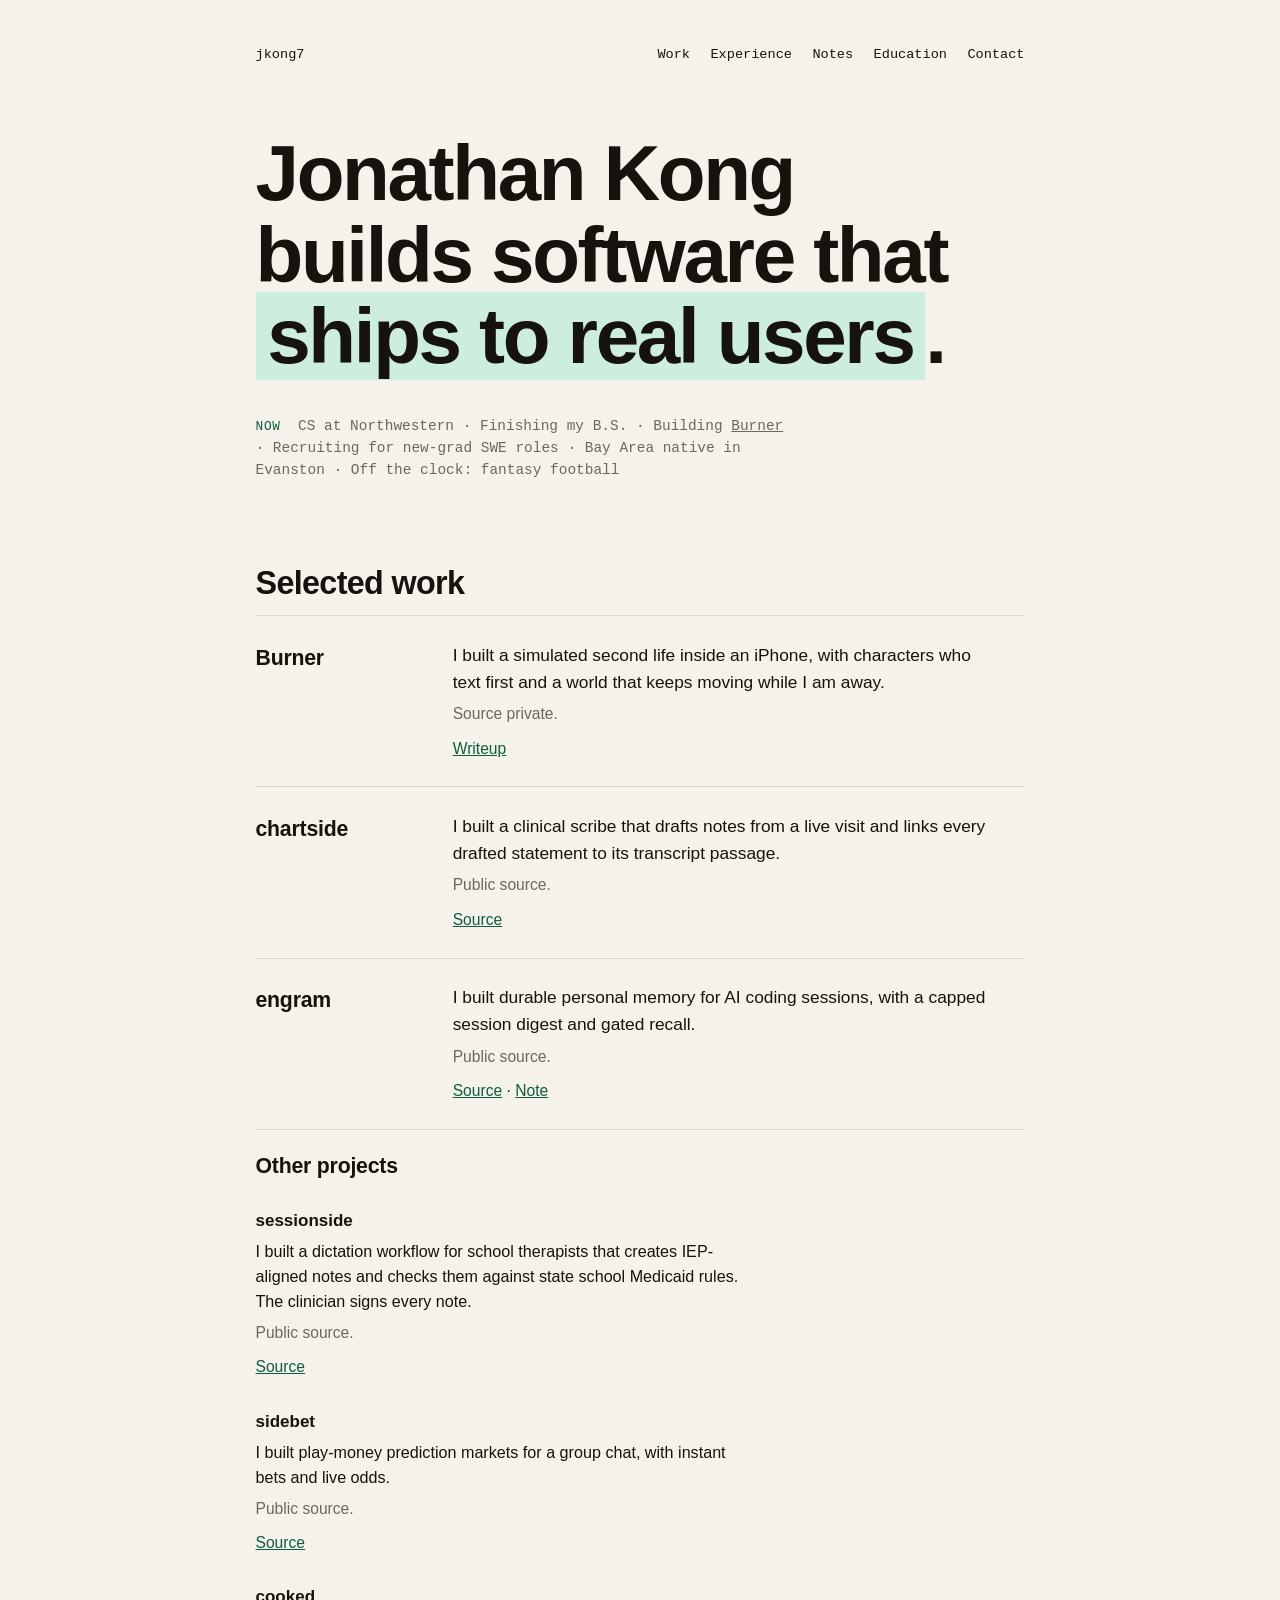
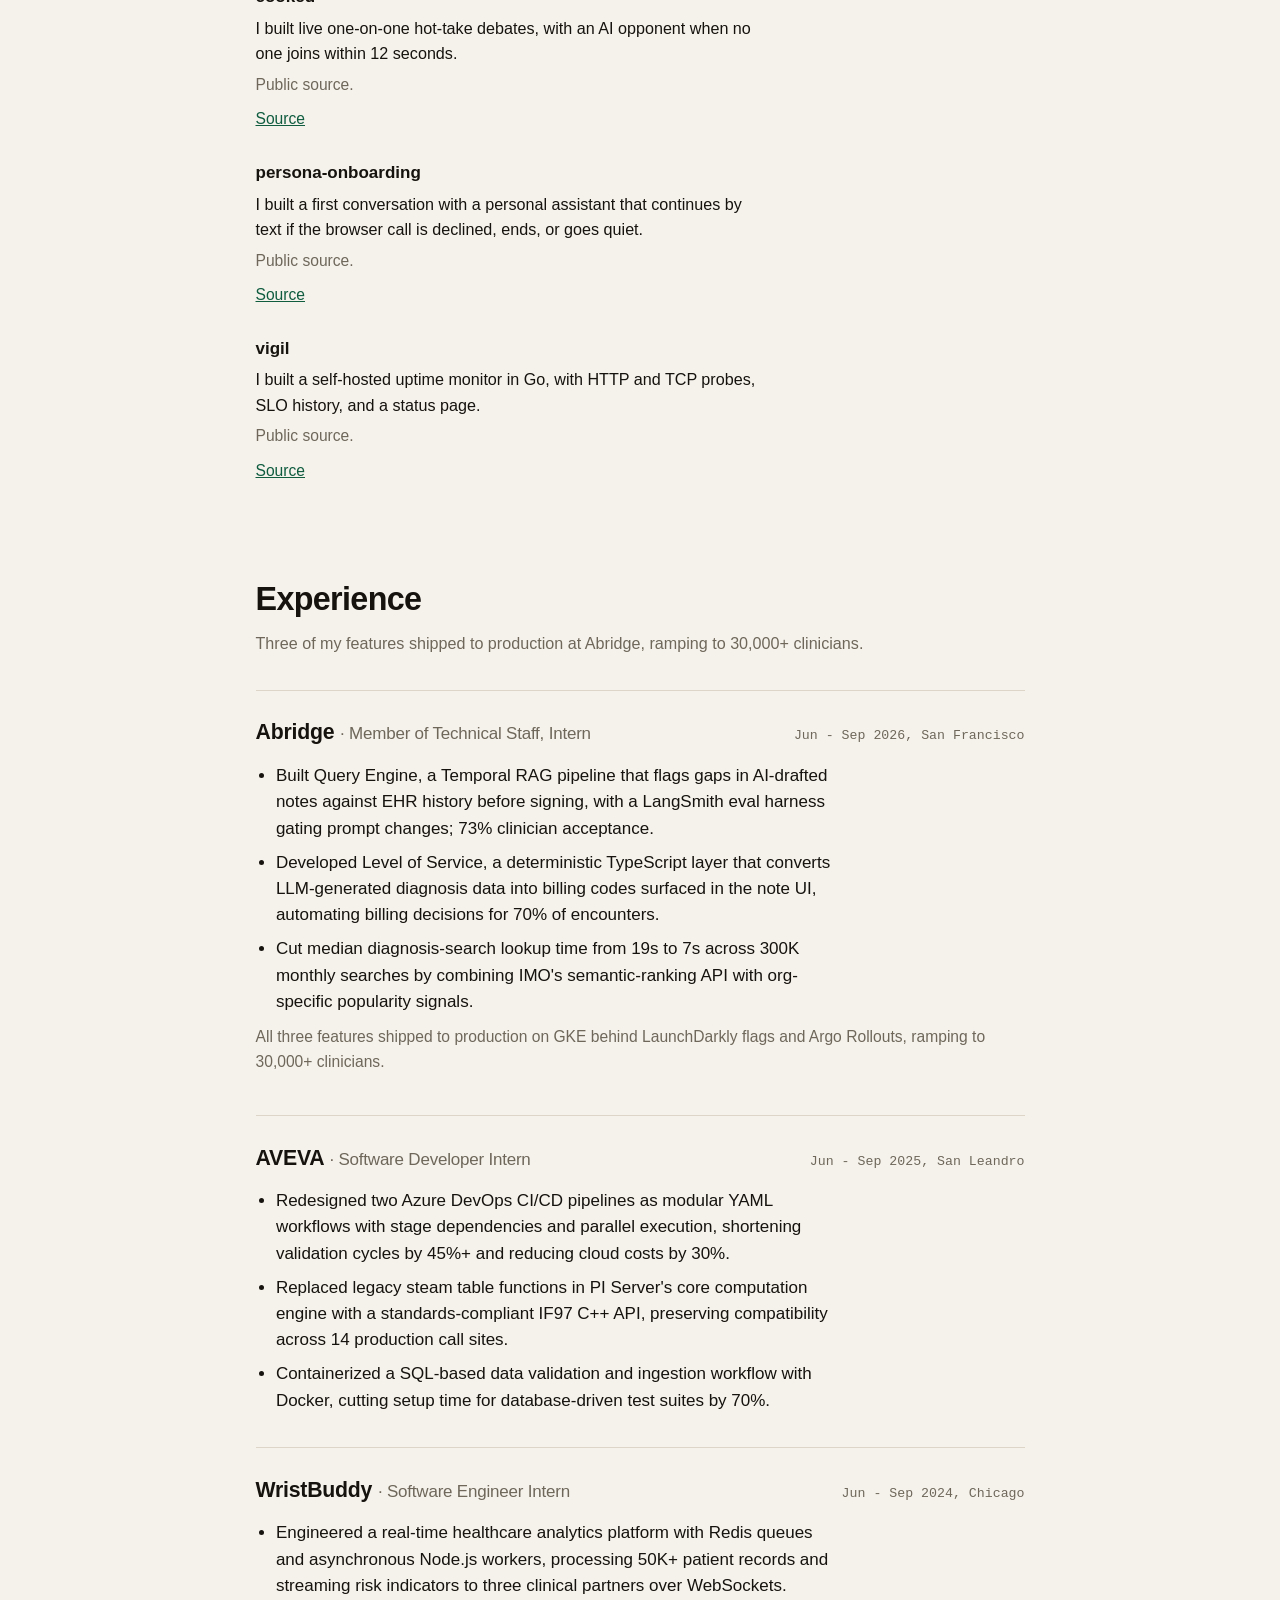
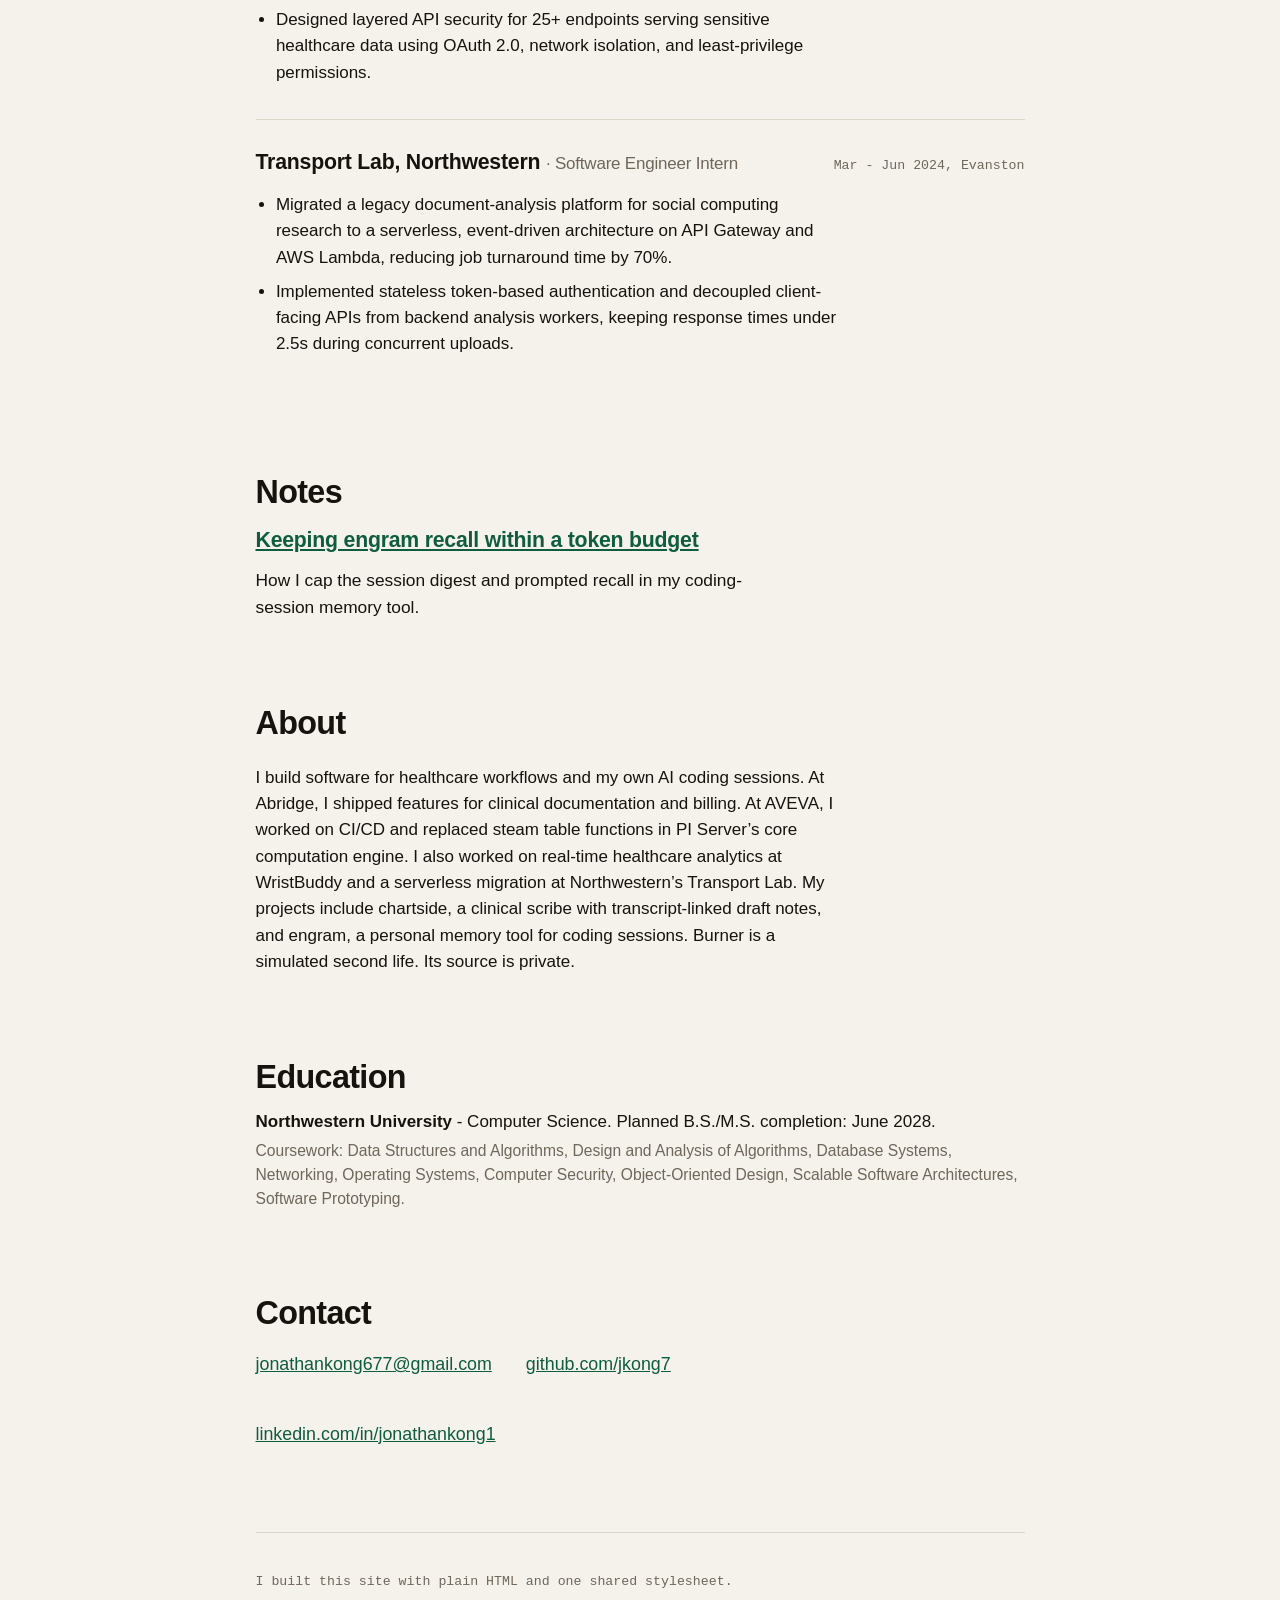
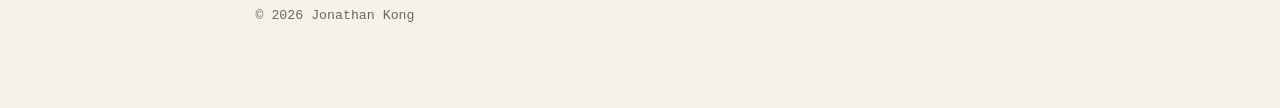
<file: index.html>
<!DOCTYPE html>
<html lang="en">
<head>
<meta charset="utf-8">
<meta name="viewport" content="width=device-width, initial-scale=1">
<title>Jonathan Kong</title>
<meta name="description" content="Jonathan Kong - computer science at Northwestern. Software engineer. Selected work, experience, and contact.">
<link rel="icon" href="data:image/svg+xml,%3Csvg xmlns='http://www.w3.org/2000/svg' viewBox='0 0 64 64'%3E%3Crect width='64' height='64' rx='14' fill='%230f5c3f'/%3E%3Ctext x='32' y='43' font-family='Georgia,serif' font-size='34' fill='%23f5f2ec' text-anchor='middle'%3EK%3C/text%3E%3C/svg%3E">
<link rel="stylesheet" href="style.css">
</head>
<body>
<div class="page">
<div class="top">
  <span>jkong7</span>
  <span><a href="#work">Work</a><a href="#experience">Experience</a><a href="/notes/">Notes</a><a href="#education">Education</a><a href="#contact">Contact</a></span>
</div>

<header>
  <h1>Jonathan Kong builds software that <span class="hl">ships to real users</span>.</h1>
  <p class="kicker"><b>Now</b>&nbsp;&nbsp;CS at Northwestern &middot; Finishing my B.S. &middot; Building <a href="#burner">Burner</a> &middot; Recruiting for new-grad SWE roles &middot; Bay Area native in Evanston &middot; Off the clock: fantasy football</p>
</header>

<main>
<section id="work">
  <h2>Selected work</h2>
  <div class="pitem" id="burner">
    <h3>Burner</h3>
    <div>
      <p class="what">I built a simulated second life inside an iPhone, with characters who text first and a world that keeps moving while I am away.</p>
      <p class="why">Source private.</p>
      <p class="destinations"><a href="/work/burner/">Writeup</a></p>
    </div>
  </div>
  <div class="pitem">
    <h3>chartside</h3>
    <div>
      <p class="what">I built a clinical scribe that drafts notes from a live visit and links every drafted statement to its transcript passage.</p>
      <p class="why">Public source.</p>
      <p class="destinations"><a href="https://github.com/jkong7/chartside">Source</a></p>
    </div>
  </div>
  <div class="pitem">
    <h3>engram</h3>
    <div>
      <p class="what">I built durable personal memory for AI coding sessions, with a capped session digest and gated recall.</p>
      <p class="why">Public source.</p>
      <p class="destinations"><a href="https://github.com/jkong7/engram">Source</a> &middot; <a href="/notes/engram-recall/">Note</a></p>
    </div>
  </div>
  <div class="other-projects">
    <h3>Other projects</h3>
    <ul>
  <li class="other-project">
    <h4>sessionside</h4>
    <div>
      <p class="what">I built a dictation workflow for school therapists that creates IEP-aligned notes and checks them against state school Medicaid rules. The clinician signs every note.</p>
      <p class="why">Public source.</p>
      <p class="destinations"><a href="https://github.com/jkong7/sessionside">Source</a></p>
    </div>
  </li>
  <li class="other-project">
    <h4>sidebet</h4>
    <div>
      <p class="what">I built play-money prediction markets for a group chat, with instant bets and live odds.</p>
      <p class="why">Public source.</p>
      <p class="destinations"><a href="https://github.com/jkong7/sidebet">Source</a></p>
    </div>
  </li>
  <li class="other-project">
    <h4>cooked</h4>
    <div>
      <p class="what">I built live one-on-one hot-take debates, with an AI opponent when no one joins within 12 seconds.</p>
      <p class="why">Public source.</p>
      <p class="destinations"><a href="https://github.com/jkong7/cooked">Source</a></p>
    </div>
  </li>
  <li class="other-project">
    <h4>persona-onboarding</h4>
    <div>
      <p class="what">I built a first conversation with a personal assistant that continues by text if the browser call is declined, ends, or goes quiet.</p>
      <p class="why">Public source.</p>
      <p class="destinations"><a href="https://github.com/jkong7/persona-onboarding">Source</a></p>
    </div>
  </li>
  <li class="other-project">
    <h4>vigil</h4>
    <div>
      <p class="what">I built a self-hosted uptime monitor in Go, with HTTP and TCP probes, SLO history, and a status page.</p>
      <p class="why">Public source.</p>
      <p class="destinations"><a href="https://github.com/jkong7/vigil">Source</a></p>
    </div>
  </li>
    </ul>
  </div>
</section>

<section id="experience">
  <h2>Experience</h2>
  <p class="sub">Three of my features shipped to production at Abridge, ramping to 30,000+ clinicians.</p>

  <div class="job">
    <div class="job-head"><h3>Abridge <span>&middot; Member of Technical Staff, Intern</span></h3><span class="dates">Jun - Sep 2026, San Francisco</span></div>
    <ul>
      <li>Built Query Engine, a Temporal RAG pipeline that flags gaps in AI-drafted notes against EHR history before signing, with a LangSmith eval harness gating prompt changes; 73% clinician acceptance.</li>
      <li>Developed Level of Service, a deterministic TypeScript layer that converts LLM-generated diagnosis data into billing codes surfaced in the note UI, automating billing decisions for 70% of encounters.</li>
      <li>Cut median diagnosis-search lookup time from 19s to 7s across 300K monthly searches by combining IMO's semantic-ranking API with org-specific popularity signals.</li>
    </ul>
    <p class="note">All three features shipped to production on GKE behind LaunchDarkly flags and Argo Rollouts, ramping to 30,000+ clinicians.</p>
  </div>
  <div class="job">
    <div class="job-head"><h3>AVEVA <span>&middot; Software Developer Intern</span></h3><span class="dates">Jun - Sep 2025, San Leandro</span></div>
    <ul>
      <li>Redesigned two Azure DevOps CI/CD pipelines as modular YAML workflows with stage dependencies and parallel execution, shortening validation cycles by 45%+ and reducing cloud costs by 30%.</li>
      <li>Replaced legacy steam table functions in PI Server's core computation engine with a standards-compliant IF97 C++ API, preserving compatibility across 14 production call sites.</li>
      <li>Containerized a SQL-based data validation and ingestion workflow with Docker, cutting setup time for database-driven test suites by 70%.</li>
    </ul>
  </div>
  <div class="job">
    <div class="job-head"><h3>WristBuddy <span>&middot; Software Engineer Intern</span></h3><span class="dates">Jun - Sep 2024, Chicago</span></div>
    <ul>
      <li>Engineered a real-time healthcare analytics platform with Redis queues and asynchronous Node.js workers, processing 50K+ patient records and streaming risk indicators to three clinical partners over WebSockets.</li>
      <li>Designed layered API security for 25+ endpoints serving sensitive healthcare data using OAuth 2.0, network isolation, and least-privilege permissions.</li>
    </ul>
  </div>
  <div class="job">
    <div class="job-head"><h3>Transport Lab, Northwestern <span>&middot; Software Engineer Intern</span></h3><span class="dates">Mar - Jun 2024, Evanston</span></div>
    <ul>
      <li>Migrated a legacy document-analysis platform for social computing research to a serverless, event-driven architecture on API Gateway and AWS Lambda, reducing job turnaround time by 70%.</li>
      <li>Implemented stateless token-based authentication and decoupled client-facing APIs from backend analysis workers, keeping response times under 2.5s during concurrent uploads.</li>
    </ul>
  </div>
</section>

<section id="notes">
  <h2>Notes</h2>
  <div class="note-entry">
    <h3><a href="/notes/engram-recall/">Keeping engram recall within a token budget</a></h3>
    <p class="what">How I cap the session digest and prompted recall in my coding-session memory tool.</p>
  </div>
</section>

<section id="about">
  <h2>About</h2>
  <p class="prose">I build software for healthcare workflows and my own AI coding sessions. At Abridge, I shipped features for clinical documentation and billing. At AVEVA, I worked on CI/CD and replaced steam table functions in PI Server’s core computation engine. I also worked on real-time healthcare analytics at WristBuddy and a serverless migration at Northwestern’s Transport Lab. My projects include chartside, a clinical scribe with transcript-linked draft notes, and engram, a personal memory tool for coding sessions. Burner is a simulated second life. Its source is private.</p>
</section>

<section id="education">
  <h2>Education</h2>
  <div class="edu">
    <p><strong>Northwestern University</strong> - Computer Science. Planned B.S./M.S. completion: June 2028.</p>
    <p class="note">Coursework: Data Structures and Algorithms, Design and Analysis of Algorithms, Database Systems, Networking, Operating Systems, Computer Security, Object-Oriented Design, Scalable Software Architectures, Software Prototyping.</p>
  </div>
</section>

<section id="contact">
  <h2>Contact</h2>
  <ul class="contact-list">
    <li><a href="mailto:jonathankong677@gmail.com">jonathankong677@gmail.com</a></li>
    <li><a href="https://github.com/jkong7">github.com/jkong7</a></li>
    <li><a href="https://www.linkedin.com/in/jonathankong1">linkedin.com/in/jonathankong1</a></li>
  </ul>
</section>
</main>

<footer>
  <p>I built this site with plain HTML and one shared stylesheet.</p>
  <p>&copy; 2026 Jonathan Kong</p>
</footer>
</div>
</body>
</html>
</file>
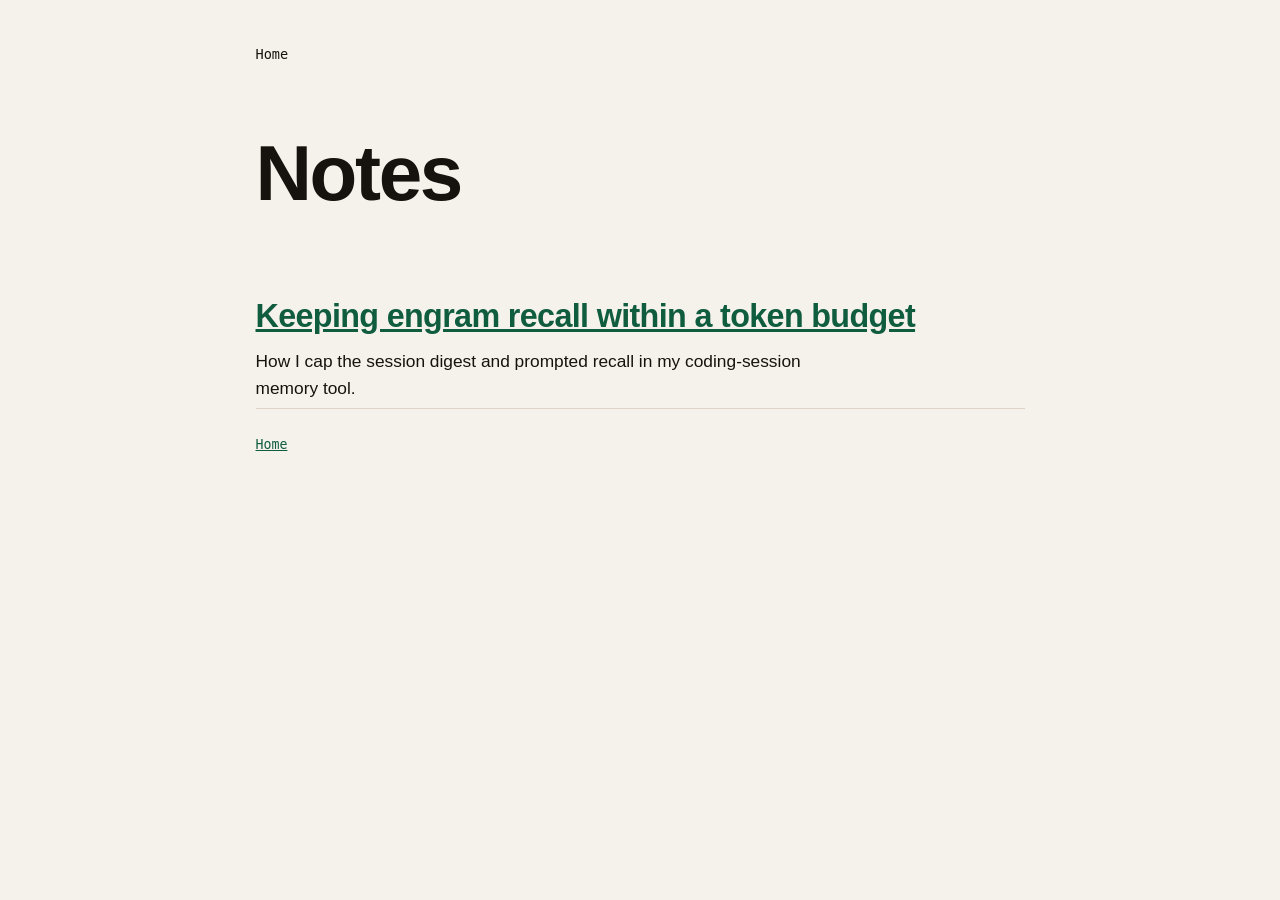
<file: notes/index.html>
<!DOCTYPE html>
<html lang="en">
<head>
<meta charset="utf-8">
<meta name="viewport" content="width=device-width, initial-scale=1">
<title>Notes</title>

<link rel="icon" href="data:image/svg+xml,%3Csvg xmlns='http://www.w3.org/2000/svg' viewBox='0 0 64 64'%3E%3Crect width='64' height='64' rx='14' fill='%230f5c3f'/%3E%3Ctext x='32' y='43' font-family='Georgia,serif' font-size='34' fill='%23f5f2ec' text-anchor='middle'%3EK%3C/text%3E%3C/svg%3E">
<link rel="stylesheet" href="/style.css">
</head>
<body>
<div class="page article">
<div class="top"><a href="/">Home</a></div>
<main>
<header>
  <h1>Notes</h1>
</header>
  <div class="note-entry">
    <h2><a href="/notes/engram-recall/">Keeping engram recall within a token budget</a></h2>
    <p class="what">How I cap the session digest and prompted recall in my coding-session memory tool.</p>
  </div>
</main>
<footer><a href="/">Home</a></footer>
</div>
</body>
</html>
</file>
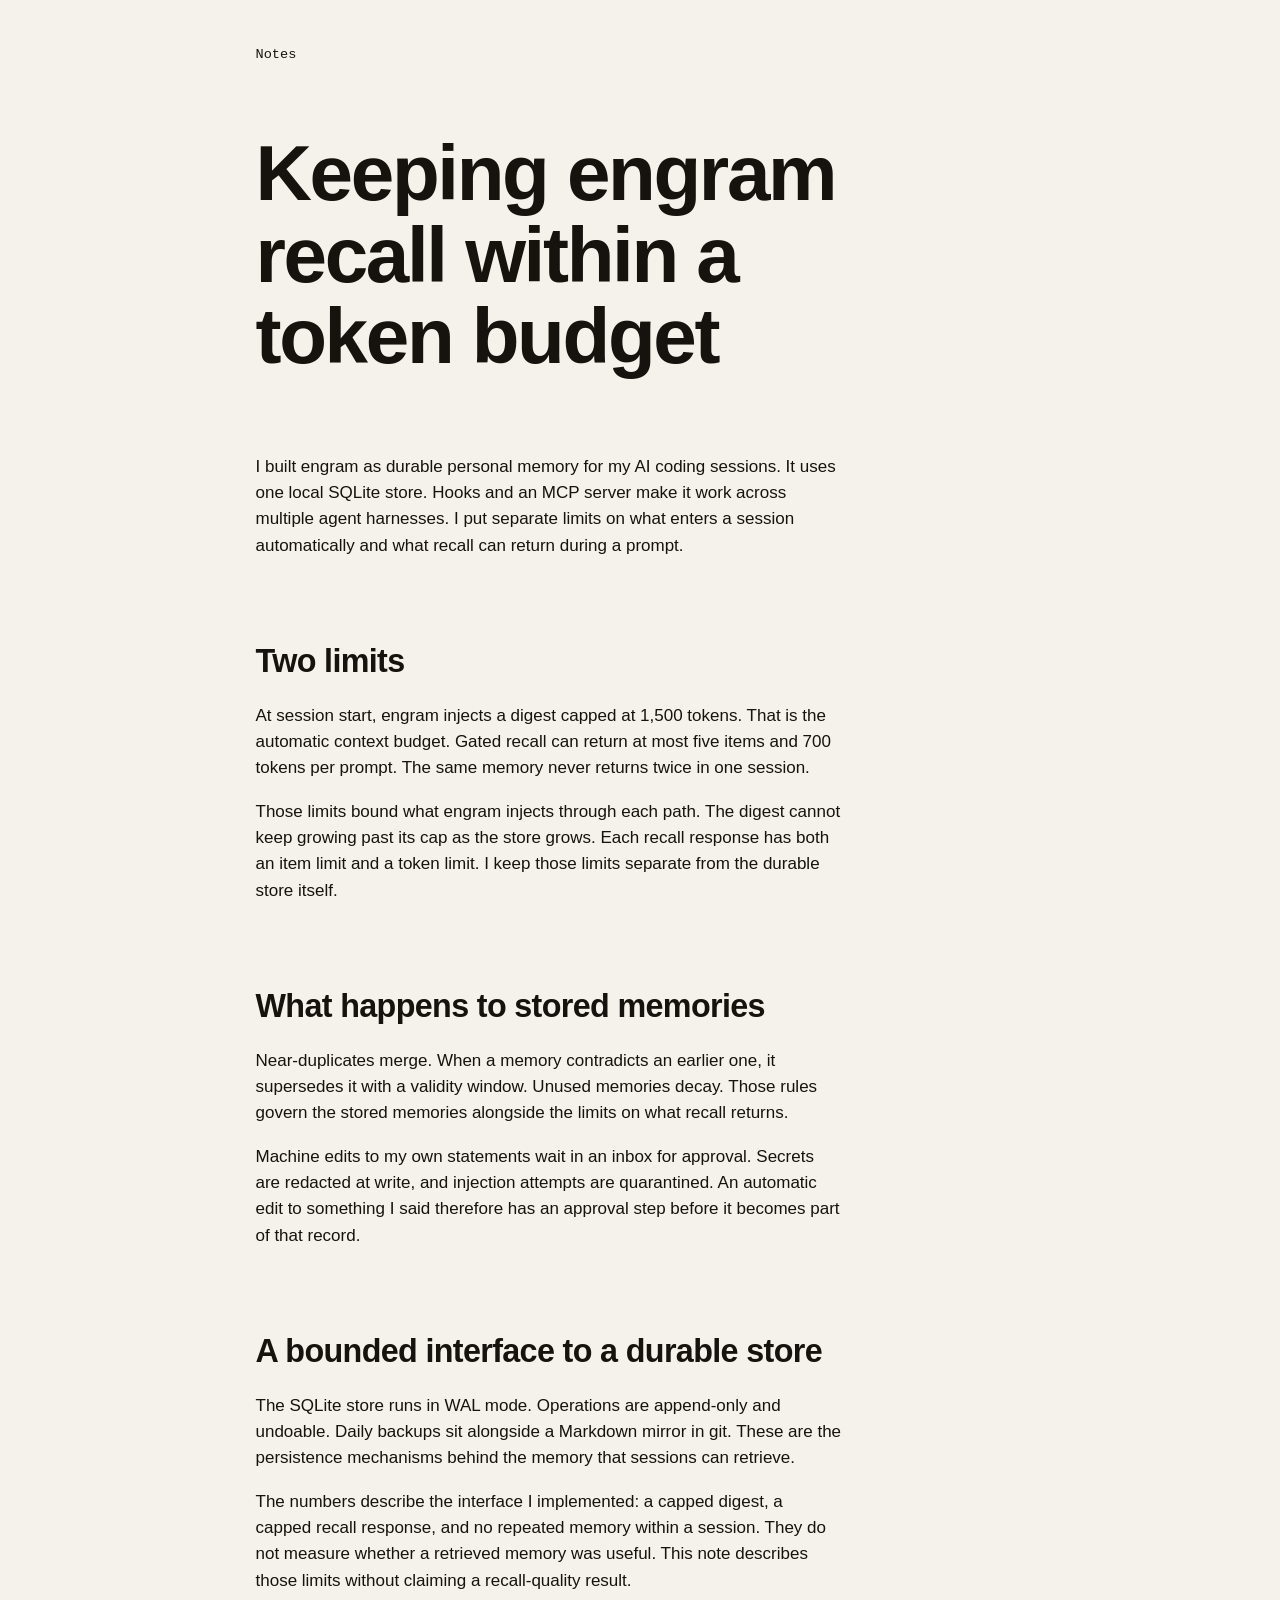
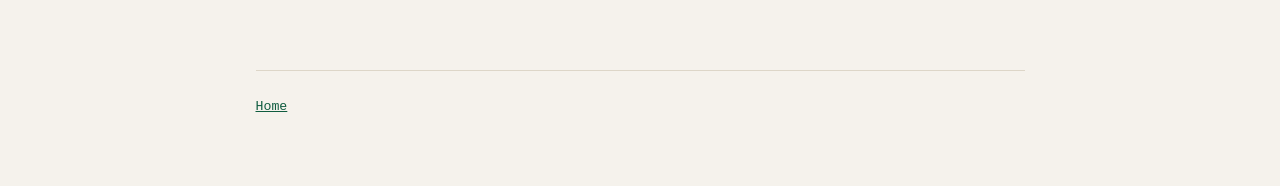
<file: notes/engram-recall/index.html>
<!DOCTYPE html>
<html lang="en">
<head>
<meta charset="utf-8">
<meta name="viewport" content="width=device-width, initial-scale=1">
<title>Keeping engram recall within a token budget</title>

<link rel="icon" href="data:image/svg+xml,%3Csvg xmlns='http://www.w3.org/2000/svg' viewBox='0 0 64 64'%3E%3Crect width='64' height='64' rx='14' fill='%230f5c3f'/%3E%3Ctext x='32' y='43' font-family='Georgia,serif' font-size='34' fill='%23f5f2ec' text-anchor='middle'%3EK%3C/text%3E%3C/svg%3E">
<link rel="stylesheet" href="/style.css">
</head>
<body>
<div class="page article">
<div class="top"><a href="/notes/">Notes</a></div>
<main>
<header>
  <h1>Keeping engram recall within a token budget</h1>
</header>
<p class="article-intro">I built engram as durable personal memory for my AI coding sessions. It uses one local SQLite store. Hooks and an MCP server make it work across multiple agent harnesses. I put separate limits on what enters a session automatically and what recall can return during a prompt.</p>
<section>
  <h2>Two limits</h2>
  <p>At session start, engram injects a digest capped at 1,500 tokens. That is the automatic context budget. Gated recall can return at most five items and 700 tokens per prompt. The same memory never returns twice in one session.</p>
  <p>Those limits bound what engram injects through each path. The digest cannot keep growing past its cap as the store grows. Each recall response has both an item limit and a token limit. I keep those limits separate from the durable store itself.</p>
</section>
<section>
  <h2>What happens to stored memories</h2>
  <p>Near-duplicates merge. When a memory contradicts an earlier one, it supersedes it with a validity window. Unused memories decay. Those rules govern the stored memories alongside the limits on what recall returns.</p>
  <p>Machine edits to my own statements wait in an inbox for approval. Secrets are redacted at write, and injection attempts are quarantined. An automatic edit to something I said therefore has an approval step before it becomes part of that record.</p>
</section>
<section>
  <h2>A bounded interface to a durable store</h2>
  <p>The SQLite store runs in WAL mode. Operations are append-only and undoable. Daily backups sit alongside a Markdown mirror in git. These are the persistence mechanisms behind the memory that sessions can retrieve.</p>
  <p>The numbers describe the interface I implemented: a capped digest, a capped recall response, and no repeated memory within a session. They do not measure whether a retrieved memory was useful. This note describes those limits without claiming a recall-quality result.</p>
</section>
</main>
<footer><a href="/">Home</a></footer>
</div>
</body>
</html>
</file>
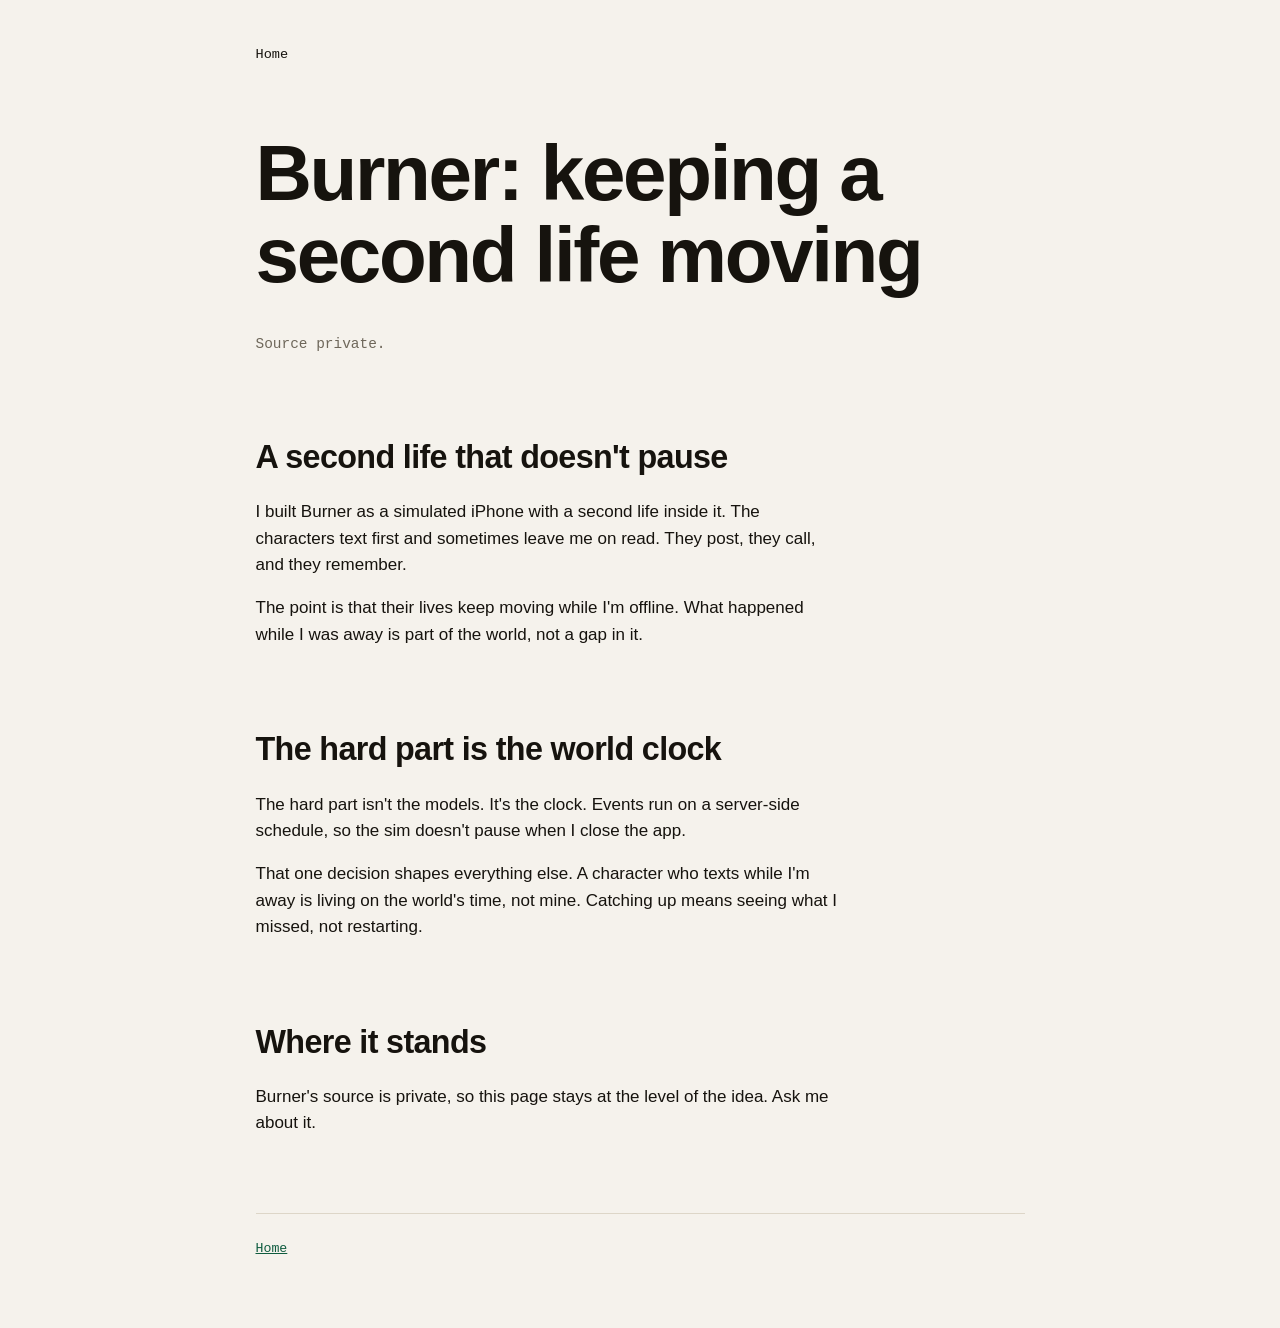
<file: work/burner/index.html>
<!DOCTYPE html>
<html lang="en">
<head>
<meta charset="utf-8">
<meta name="viewport" content="width=device-width, initial-scale=1">
<title>Burner: keeping a second life moving</title>

<link rel="icon" href="data:image/svg+xml,%3Csvg xmlns='http://www.w3.org/2000/svg' viewBox='0 0 64 64'%3E%3Crect width='64' height='64' rx='14' fill='%230f5c3f'/%3E%3Ctext x='32' y='43' font-family='Georgia,serif' font-size='34' fill='%23f5f2ec' text-anchor='middle'%3EK%3C/text%3E%3C/svg%3E">
<link rel="stylesheet" href="/style.css">
</head>
<body>
<div class="page article">
<div class="top"><a href="/">Home</a></div>
<main>
<header>
  <h1>Burner: keeping a second life moving</h1>
  <p class="kicker">Source private.</p>
</header>
<section>
  <h2>A second life that doesn't pause</h2>
  <p>I built Burner as a simulated iPhone with a second life inside it. The characters text first and sometimes leave me on read. They post, they call, and they remember.</p>
  <p>The point is that their lives keep moving while I'm offline. What happened while I was away is part of the world, not a gap in it.</p>
</section>
<section>
  <h2>The hard part is the world clock</h2>
  <p>The hard part isn't the models. It's the clock. Events run on a server-side schedule, so the sim doesn't pause when I close the app.</p>
  <p>That one decision shapes everything else. A character who texts while I'm away is living on the world's time, not mine. Catching up means seeing what I missed, not restarting.</p>
</section>
<section>
  <h2>Where it stands</h2>
  <p>Burner's source is private, so this page stays at the level of the idea. Ask me about it.</p>
</section>
</main>
<footer><a href="/">Home</a></footer>
</div>
</body>
</html>
</file>
<file: style.css>
:root {
  --bg: #f5f2ec;
  --ink: #16130e;
  --muted: #6e675a;
  --accent: #0f5c3f;
  --mark: #cdeedd;
  --rule: #ddd6c8;
  --sans: -apple-system, BlinkMacSystemFont, "Segoe UI", Roboto, Helvetica, Arial, sans-serif;
  --mono: ui-monospace, "SF Mono", SFMono-Regular, Menlo, Consolas, monospace;
}

* {
  box-sizing: border-box;
}

html {
  font-size: 17px;
}

@media (prefers-reduced-motion: no-preference) {
  html {
    scroll-behavior: smooth;
  }
}

body {
  margin: 0;
  background: var(--bg);
  color: var(--ink);
  font-family: var(--sans);
  line-height: 1.55;
}

::selection {
  background: var(--mark);
}

.page {
  max-width: 820px;
  margin: 0 auto;
  padding: 2rem 1.5rem 4rem;
}

a {
  color: var(--accent);
}

a:hover {
  color: #0a4230;
}

a:focus-visible {
  outline: 2px solid var(--accent);
  outline-offset: 2px;
}

.top {
  display: flex;
  justify-content: space-between;
  align-items: baseline;
  font-family: var(--mono);
  font-size: 0.8rem;
  padding: 0.6rem 0 4rem;
}

.top a {
  color: var(--ink);
  text-decoration: none;
  margin-left: 1.2rem;
}

.top a:hover {
  color: var(--accent);
}

h1 {
  font-size: clamp(2.8rem, 6.5vw, 4.6rem);
  line-height: 1.04;
  letter-spacing: -0.03em;
  font-weight: 700;
  margin: 0 0 2.2rem;
  max-width: 16ch;
}

h1 .hl {
  background: var(--mark);
  padding: 0 0.15em;
  box-decoration-break: clone;
  -webkit-box-decoration-break: clone;
}

.kicker {
  font-family: var(--mono);
  font-size: 0.85rem;
  color: var(--muted);
  margin: 0 0 1.2rem;
  max-width: 62ch;
}

.kicker b {
  color: var(--accent);
  font-weight: 500;
  text-transform: uppercase;
  letter-spacing: 0.06em;
  font-size: 0.75rem;
}

.kicker a {
  color: inherit;
}

header {
  margin-bottom: 4.5rem;
}

section {
  margin-bottom: 4.5rem;
}

h2 {
  font-size: 1.9rem;
  letter-spacing: -0.02em;
  margin: 0 0 0.4rem;
}

.sub {
  color: var(--muted);
  margin: 0 0 2rem;
  font-size: 0.95rem;
}

.pitem {
  display: grid;
  grid-template-columns: 170px 1fr;
  gap: 1.6rem;
  padding: 1.5rem 0;
  border-top: 1px solid var(--rule);
}

.pitem h3 {
  margin: 0;
  font-size: 1.25rem;
  letter-spacing: -0.01em;
}

.pitem h3 a {
  color: var(--ink);
  text-decoration: none;
}

.pitem h3 a:hover {
  color: var(--accent);
}

.arrow {
  font-size: 0.85em;
  margin-left: 0.2em;
  color: var(--accent);
}

.what {
  margin: 0 0 0.4rem;
  font-size: 1.02rem;
  max-width: 56ch;
}

.why {
  margin: 0;
  color: var(--muted);
  font-size: 0.92rem;
  max-width: 56ch;
}

.others {
  color: var(--muted);
  font-size: 0.95rem;
  border-top: 1px solid var(--rule);
  padding-top: 1.2rem;
}

.job {
  padding: 1.5rem 0;
  border-top: 1px solid var(--rule);
}

.job-head {
  display: flex;
  justify-content: space-between;
  align-items: baseline;
  gap: 1rem;
  flex-wrap: wrap;
}

.job h3 {
  margin: 0;
  font-size: 1.25rem;
  letter-spacing: -0.01em;
}

.job h3 span {
  font-weight: 400;
  color: var(--muted);
  font-size: 1rem;
}

.dates {
  font-family: var(--mono);
  font-size: 0.78rem;
  color: var(--muted);
  white-space: nowrap;
}

ul {
  margin: 0.8rem 0 0;
  padding-left: 1.2rem;
  max-width: 62ch;
}

li {
  margin-bottom: 0.45rem;
}

.note {
  color: var(--muted);
  font-size: 0.92rem;
  margin-top: 0.6rem;
}

.edu p {
  margin: 0.2rem 0;
}

.contact-list {
  list-style: none;
  padding: 0;
  display: flex;
  gap: 2rem;
  flex-wrap: wrap;
  font-size: 1.05rem;
}

footer {
  border-top: 1px solid var(--rule);
  padding-top: 1.5rem;
  color: var(--muted);
  font-family: var(--mono);
  font-size: 0.78rem;
}

@media (max-width: 640px) {
  .pitem {
    grid-template-columns: 1fr;
    gap: 0.3rem;
  }

  .top {
    padding-bottom: 2.5rem;
    font-size: 0.72rem;
  }

  .top a {
    margin-left: 0.65rem;
  }
}

/* Extend the existing type and spacing system for project details and writing. */
.destinations {
  margin: 0.6rem 0 0;
  font-size: 0.92rem;
}

.other-projects {
  border-top: 1px solid var(--rule);
  padding-top: 1.2rem;
}

.other-projects h3,
.note-entry h3 {
  margin: 0 0 0.6rem;
  font-size: 1.25rem;
  letter-spacing: -0.01em;
}

.other-projects ul {
  list-style: none;
  padding: 0;
  margin: 0;
  max-width: none;
}

.other-project {
  margin: 0;
  padding: 0.85rem 0;
}

.other-project h4 {
  margin: 0 0 0.3rem;
  font-size: 1rem;
}

.other-project .what {
  font-size: 0.95rem;
}

.prose,
.article p {
  max-width: 62ch;
}

.article .top a {
  margin-left: 0;
}

.article-intro {
  margin-bottom: 4.5rem;
}

@media (max-width: 640px) {
  .top {
    flex-wrap: wrap;
    gap: 0.6rem;
  }
}

@media (max-width: 640px) {
  .top > span:last-child {
    display: flex;
    flex-wrap: wrap;
    row-gap: 0.4rem;
  }

  .contact-list a {
    overflow-wrap: anywhere;
  }
}
</file>
